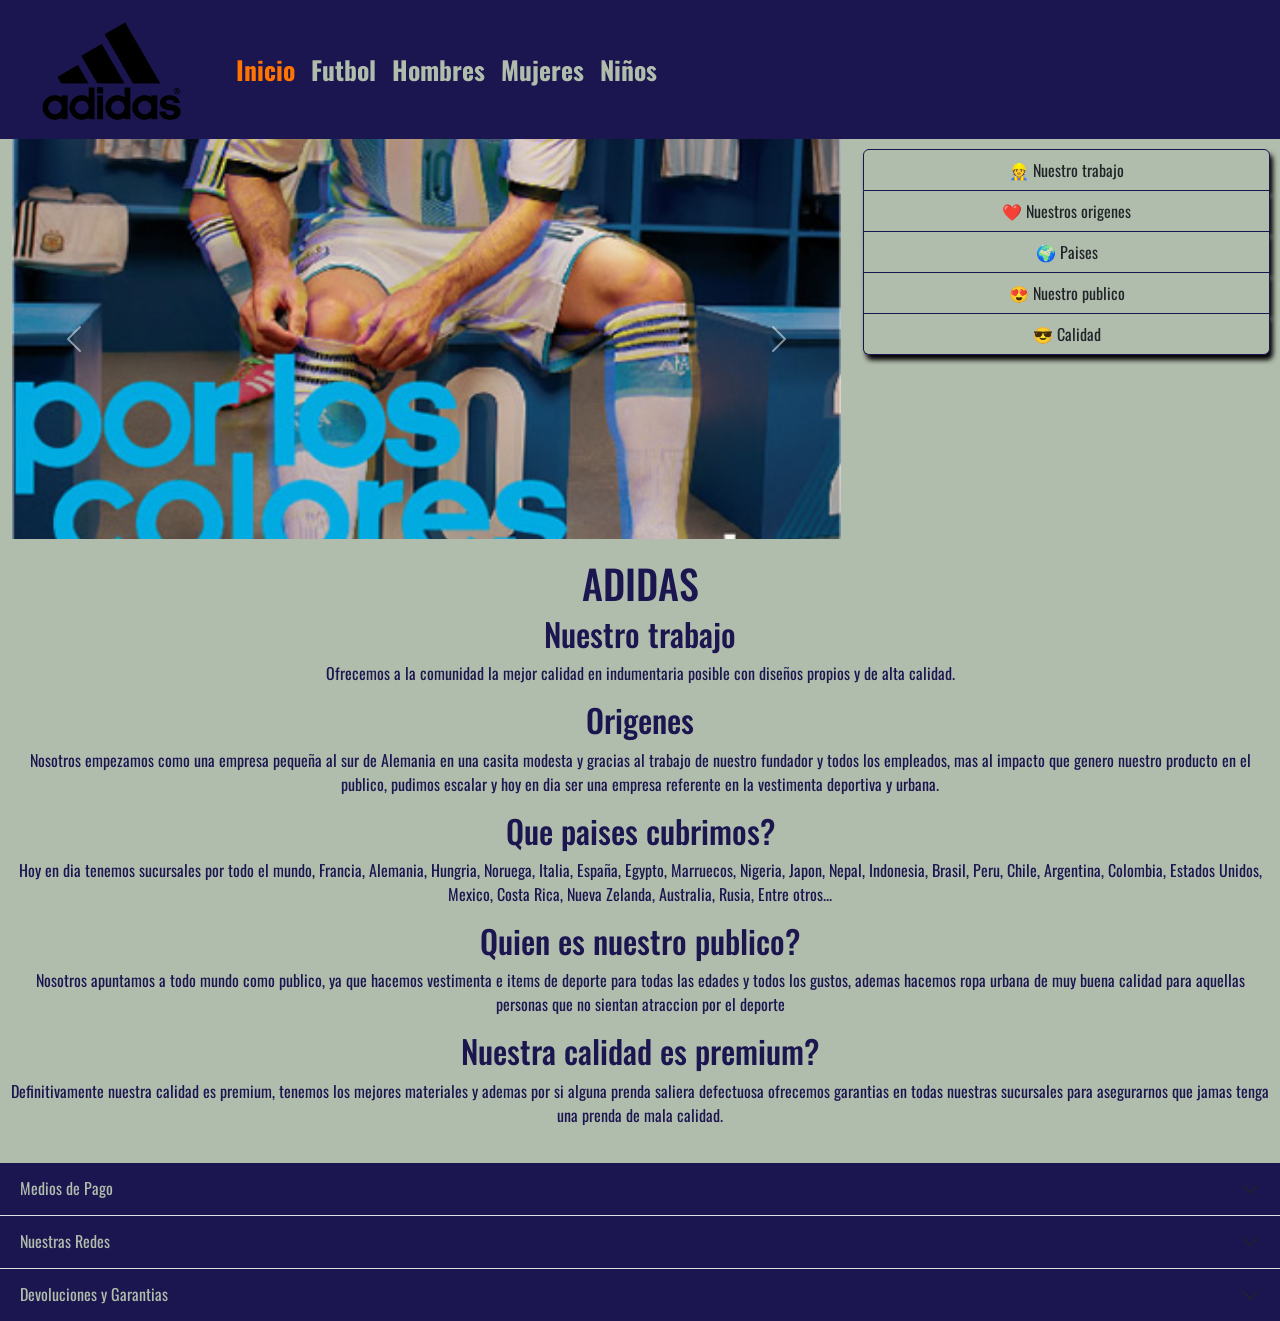
<file: index.html>
<!DOCTYPE html>
<html lang="es">

<head>
    <meta charset="UTF-8">
    <meta name="viewport" content="width=device-width, initial-scale=1.0">
    <title>Adidas-pagina principal</title>

    <!--BOOTSTRAP-->
    <link href="https://cdn.jsdelivr.net/npm/bootstrap@5.3.8/dist/css/bootstrap.min.css" rel="stylesheet"
        integrity="sha384-sRIl4kxILFvY47J16cr9ZwB07vP4J8+LH7qKQnuqkuIAvNWLzeN8tE5YBujZqJLB" crossorigin="anonymous">

    <!--CSS-->
    <link rel="stylesheet" href="css/styles.css">
</head>

<body>
    <header>
        <nav class="navbar navbar-expand-lg ">
            <div class="container-fluid">
                <!--LOGO DE ADIDAS-->
                <a class="navbar-brand" href="#">
                    <img src="assets/logo/adidas.png" alt="Logo de la pagina" class="img-fluid">
                </a>
                <button class="navbar-toggler btn-adidas" type="button" data-bs-toggle="collapse"
                    data-bs-target="#navbarNav" aria-controls="navbarNav" aria-expanded="false"
                    aria-label="Toggle navigation">
                    <span class="navbar-toggler-icon"></span>
                </button>
                <div class="collapse navbar-collapse" id="navbarNav">
                    <ul class="navbar-nav">
                        <li class="nav-item">
                            <a class="nav-link active" aria-current="page" href="#">Inicio</a>
                        </li>
                        <li class="nav-item">
                            <a class="nav-link" href="pages/futbol.html">Futbol</a>
                        </li>
                        <li class="nav-item">
                            <a class="nav-link" href="pages/hombre.html">Hombres</a>
                        </li>
                        <li class="nav-item">
                            <a class="nav-link" href="pages/mujer.html">Mujeres</a>
                        </li>
                        <li class="nav-item">
                            <a class="nav-link" href="pages/kids.html">Niños</a>
                        </li>
                    </ul>
                </div>
            </div>
        </nav>
    </header>

    <main class="index-main">
        <!--Fila 1: Carousel + ScrollSpy(escritorio). Carousel (mobile)-->
        <div class="row index-row1">
            <!--Columna 1: Carousel(8 columnas en desktop y 12 en mobile)-->
            <div class="col-12 col-lg-8">
                <div id="carouselExample" class="carousel slide">
                    <div class="carousel-inner">
                        <div class="carousel-item active">
                            <img src="assets/publicidad/publicidad1.jpg" class="d-block w-100" alt="...">
                        </div>
                        <div class="carousel-item">
                            <img src="assets/publicidad/publicidad2.jpg" class="d-block w-100" alt="...">
                        </div>
                        <div class="carousel-item">
                            <img src="assets/publicidad/publicidad3.jpg" class="d-block w-100" alt="...">
                        </div>
                        <div class="carousel-item">
                            <img src="assets/publicidad/publicidad4.jpg" class="d-block w-100" alt="...">
                        </div>
                        <div class="carousel-item">
                            <img src="assets/publicidad/publicidad5.jpg" class="d-block w-100" alt="...">
                        </div>
                        <div class="carousel-item">
                            <img src="assets/publicidad/publicidad6.jpg" class="d-block w-100" alt="...">
                        </div>
                    </div>

                    <button class="carousel-control-prev" type="button" data-bs-target="#carouselExample"
                        data-bs-slide="prev">
                        <span class="carousel-control-prev-icon" aria-hidden="true"></span>
                        <span class="visually-hidden">Previous</span>
                    </button>
                    <button class="carousel-control-next" type="button" data-bs-target="#carouselExample"
                        data-bs-slide="next">
                        <span class="carousel-control-next-icon" aria-hidden="true"></span>
                        <span class="visually-hidden">Next</span>
                    </button>
                </div>
            </div>
            <!--Columna 2: ScrollSpy(4 columnas en escritorio y oculto en mobile)-->
            <div class="col-12 col-lg-4 d-none d-lg-block guiaIndice">
                <div class="sticky-top" style="top: 20px;">
                    <div id="list-example" class="list-group">
                        <a class="list-group-item list-group-item-action" href="#list-item-1">👷 Nuestro trabajo</a>
                        <a class="list-group-item list-group-item-action" href="#list-item-2">❤️ Nuestros origenes</a>
                        <a class="list-group-item list-group-item-action" href="#list-item-3">🌍 Paises</a>
                        <a class="list-group-item list-group-item-action" href="#list-item-4">😍 Nuestro publico</a>
                        <a class="list-group-item list-group-item-action" href="#list-item-5">😎 Calidad</a>
                    </div>
                </div>
            </div>
        </div>
        <!--FILA N°2-->
        <div class="row">
            <section class="col-12 text-center textoInformativo">
                <h1>ADIDAS</h1>
                <article>
                    <h2 id="list-item-1">Nuestro trabajo</h2>
                    <p>Ofrecemos a la comunidad la mejor calidad en indumentaria posible con diseños propios y de alta
                        calidad.</p>
                </article>
                <article>
                    <h2 id="list-item-2">Origenes</h2>
                    <p>Nosotros empezamos como una empresa pequeña al sur de Alemania en una casita modesta y gracias al
                        trabajo de nuestro fundador y todos los empleados, mas al impacto que genero nuestro producto en
                        el publico, pudimos escalar y hoy en dia ser una empresa referente en la vestimenta deportiva y
                        urbana.</p>
                </article>
                <article>
                    <h2 id="list-item-3">Que paises cubrimos?</h2>
                    <p>Hoy en dia tenemos sucursales por todo el mundo, Francia, Alemania, Hungria, Noruega, Italia,
                        España, Egypto, Marruecos, Nigeria, Japon, Nepal, Indonesia, Brasil, Peru, Chile, Argentina,
                        Colombia, Estados Unidos, Mexico, Costa Rica, Nueva Zelanda, Australia, Rusia, Entre otros...
                    </p>
                </article>
                <article>
                    <h2 id="list-item-4">Quien es nuestro publico?</h2>
                    <p>Nosotros apuntamos a todo mundo como publico, ya que hacemos vestimenta e items de deporte para
                        todas las edades y todos los gustos, ademas hacemos ropa urbana de muy buena calidad para
                        aquellas personas que no sientan atraccion por el deporte</p>
                </article>
                <article>
                    <h2 id="list-item-5">Nuestra calidad es premium?</h2>
                    <p>Definitivamente nuestra calidad es premium, tenemos los mejores materiales y ademas por si alguna
                        prenda saliera defectuosa ofrecemos garantias en todas nuestras sucursales para asegurarnos que
                        jamas tenga una prenda de mala calidad.</p>
                </article>
            </section>

        </div>
    </main>

    <footer>
        <div class="accordion accordion-flush" id="accordionFlushExample">
            <div class="accordion-item">
                <h2 class="accordion-header">
                    <button class="accordion-button collapsed" type="button" data-bs-toggle="collapse"
                        data-bs-target="#flush-collapseOne" aria-expanded="false" aria-controls="flush-collapseOne">
                        Medios de Pago
                    </button>
                </h2>
                <div id="flush-collapseOne" class="accordion-collapse collapse" data-bs-parent="#accordionFlushExample">
                    <div class="accordion-body">
                        <p>
                            Recibimos efectivo ofreciendo un descuento del 10% en todos los productos.
                            Recibimos tarjetas de credito visa o mastercard ofreciendo 12 cuotas sin interes.
                        </p> 
                    </div>
                </div>
            </div>
            <div class="accordion-item">
                <h2 class="accordion-header">
                    <button class="accordion-button collapsed" type="button" data-bs-toggle="collapse"
                        data-bs-target="#flush-collapseTwo" aria-expanded="false" aria-controls="flush-collapseTwo">
                        Nuestras Redes
                    </button>
                </h2>
                <div id="flush-collapseTwo" class="accordion-collapse collapse" data-bs-parent="#accordionFlushExample">
                    <div class="accordion-body">
                        <ul class="listaRedes">
                            <li><a href="https://www.instagram.com/?hl=es" target="_blank">Instagram</a></li>
                            <li><a href="https://www.facebook.com/login/?next=https%3A%2F%2Fwww.facebook.com%2F%3Flocale%3Des_LA" target="_blank">Facebook</a></li>
                            <li><a href="https://ar.pinterest.com/" target="_blank">Pinterest</a></li>
                            <li><a href="https://x.com/?lang=es" target="_blank">X (twitter)</a></li>
                        </ul>
                    </div>
                </div>
            </div>
            <div class="accordion-item">
                <h2 class="accordion-header">
                    <button class="accordion-button collapsed" type="button" data-bs-toggle="collapse"
                        data-bs-target="#flush-collapseThree" aria-expanded="false" aria-controls="flush-collapseThree">
                        Devoluciones y Garantias
                    </button>
                </h2>
                <div id="flush-collapseThree" class="accordion-collapse collapse"
                    data-bs-parent="#accordionFlushExample">
                    <div class="accordion-body">
                        <p>
                            Tenemos una garantia en nuestros productos que oscilan desde los 6 meses hasta los 12 meses segun el producto.
                            Las devoluciones seran aceptadas en un lapso de 20 dias tras la compra del producto, o tras ser recibido el producto en caso de ser comprado en nuestra pagina web.
                        </p>
                    </div>
                </div>
            </div>
        </div>
    </footer>

    <!--Bootstrap-->
    <script src="https://cdn.jsdelivr.net/npm/bootstrap@5.3.8/dist/js/bootstrap.bundle.min.js"
        integrity="sha384-FKyoEForCGlyvwx9Hj09JcYn3nv7wiPVlz7YYwJrWVcXK/BmnVDxM+D2scQbITxI"
        crossorigin="anonymous"></script>
</body>

</html>
</file>
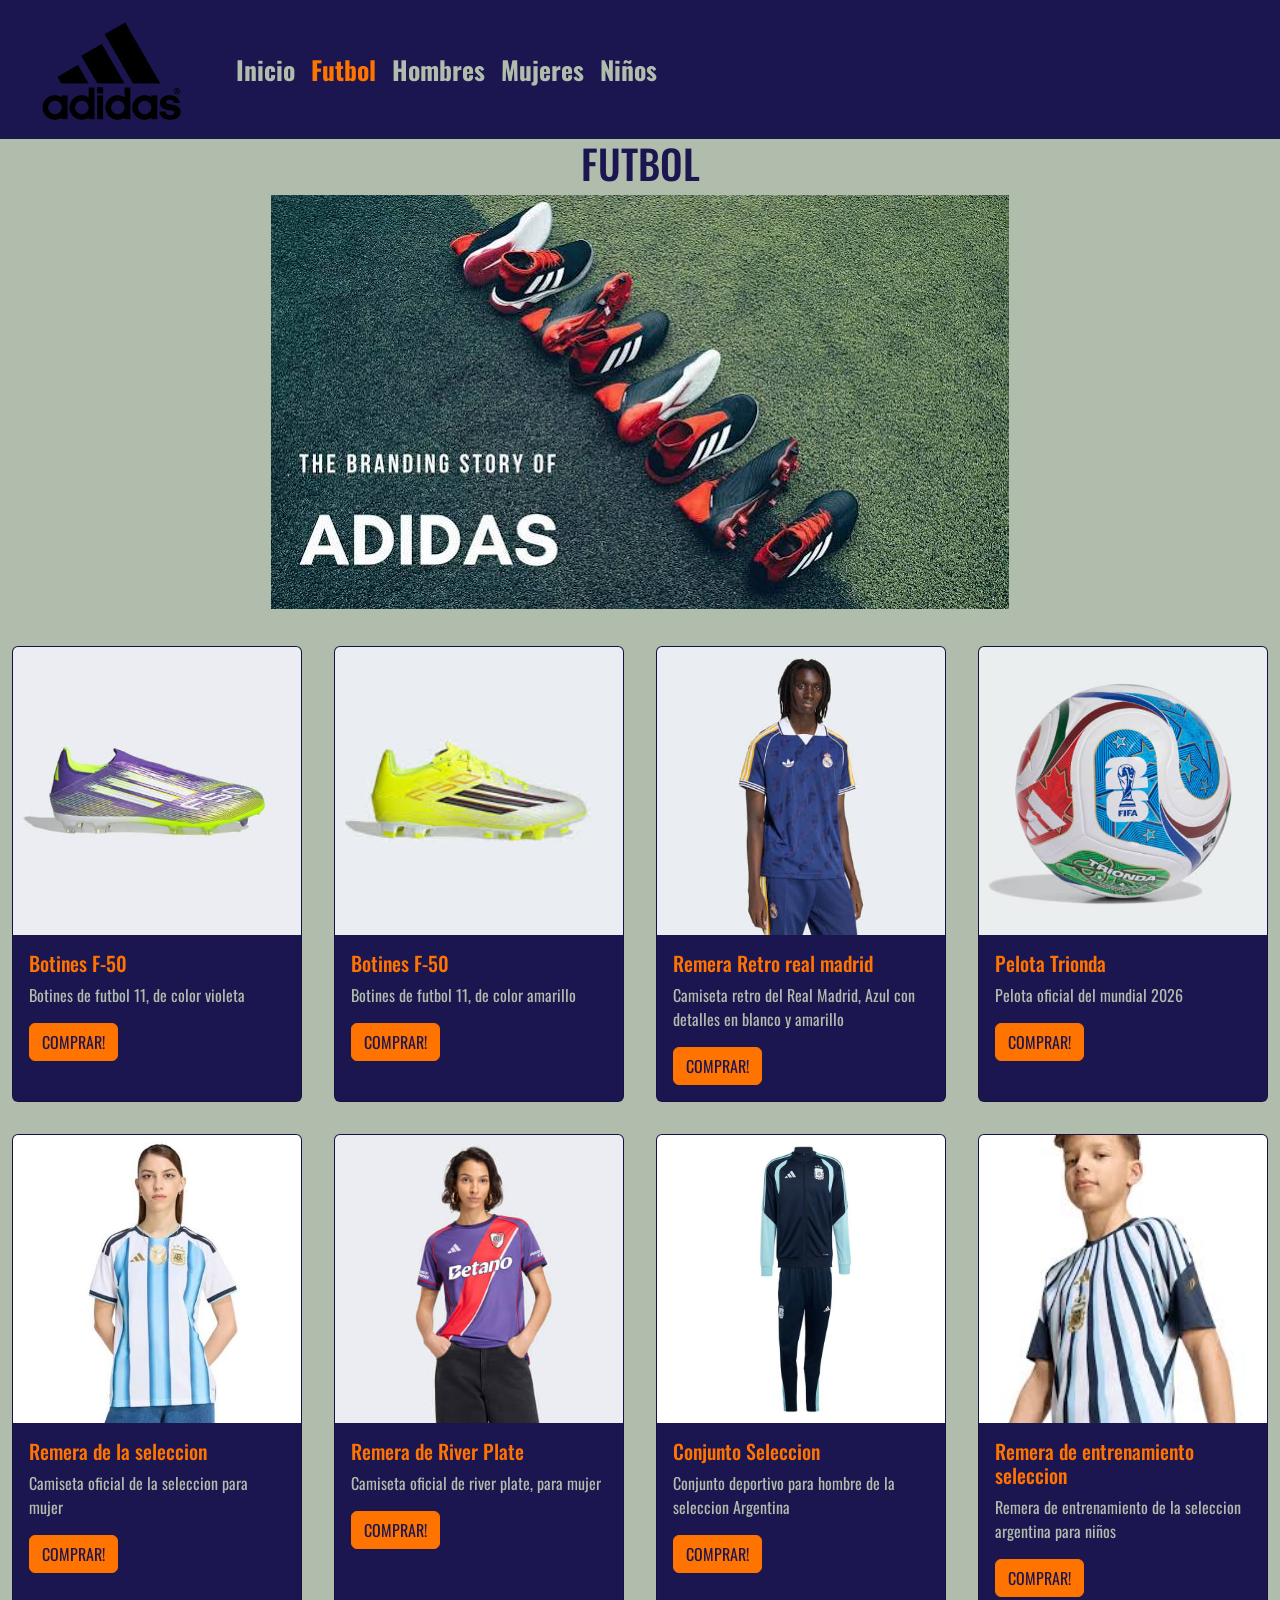
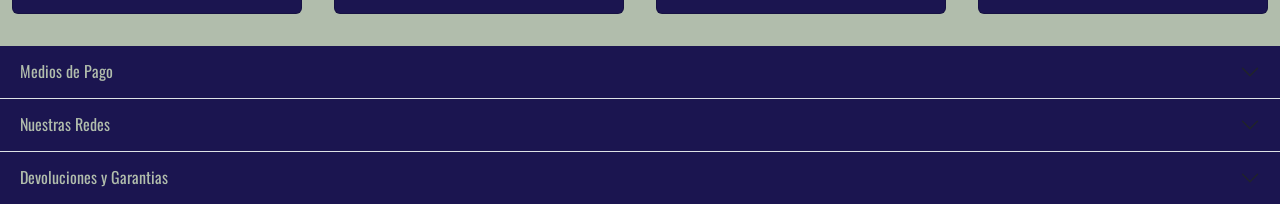
<file: pages/futbol.html>
<!DOCTYPE html>
<html lang="es">

<head>
    <meta charset="UTF-8">
    <meta name="viewport" content="width=device-width, initial-scale=1.0">
    <title>Adidas-Futbol</title>
    <!--BOOTSTRAP-->
    <link href="https://cdn.jsdelivr.net/npm/bootstrap@5.3.8/dist/css/bootstrap.min.css" rel="stylesheet"
        integrity="sha384-sRIl4kxILFvY47J16cr9ZwB07vP4J8+LH7qKQnuqkuIAvNWLzeN8tE5YBujZqJLB" crossorigin="anonymous">
    <!--CSS-->
    <link rel="stylesheet" href="../css/styles.css">
</head>

<body>
    <header>
        <nav class="navbar navbar-expand-lg ">
            <div class="container-fluid">
                <!--LOGO DE ADIDAS-->
                <a class="navbar-brand" href="#">
                    <img src="../assets/logo/adidas.png" alt="Logo de la pagina" class="img-fluid">
                </a>
                <button class="navbar-toggler btn-adidas" type="button" data-bs-toggle="collapse"
                    data-bs-target="#navbarNav" aria-controls="navbarNav" aria-expanded="false"
                    aria-label="Toggle navigation">
                    <span class="navbar-toggler-icon"></span>
                </button>
                <div class="collapse navbar-collapse" id="navbarNav">
                    <ul class="navbar-nav">
                        <li class="nav-item">
                            <a class="nav-link" href="../index.html">Inicio</a>
                        </li>
                        <li class="nav-item">
                            <a class="nav-link active" aria-current="page" href="#">Futbol</a>
                        </li>
                        <li class="nav-item">
                            <a class="nav-link" href="hombre.html">Hombres</a>
                        </li>
                        <li class="nav-item">
                            <a class="nav-link" href="mujer.html">Mujeres</a>
                        </li>
                        <li class="nav-item">
                            <a class="nav-link" href="kids.html">Niños</a>
                        </li>
                    </ul>
                </div>
            </div>
        </nav>
    </header>

    <main>
        <h1 class="text-center tituloImagen">FUTBOL</h1>
        <!--FILA N°1: Mobile: imagen estatica. Desktop: Imagen + -->
        <div class="row filaImagen">
            <section class="col-12 col-lg-8 offset-lg-2 text-center">
                <figure style="margin: 0; display: inline-block;" class="figureImagen">
                    <img src="../assets/publicidad/publicidadFutbol.jpg" alt="Imagen de botines adidas"
                        class="img-fluid">
                </figure>
            </section>
        </div>
        <!--FILA N°2: Mobile 2/3 cards. Desktop 4/5 cards-->
        <div class="row filaImagen">
            <section class="col-12 mosaicoProductos">
                <!--CARD DE BOOTSTRAP-->
                <div class="card">
                    <img src="../assets/productos/botinesF50violetas.jpg" class="card-img-top" alt="...">
                    <div class="card-body">
                        <h5 class="card-title">Botines F-50</h5>
                        <p class="card-text">Botines de futbol 11, de color violeta</p>
                        <a href="#" class="btn btn-primary btn-comprar">COMPRAR!</a>
                    </div>
                </div>
                <div class="card">
                    <img src="../assets/productos/botinesF50Amarillos.jpg" class="card-img-top" alt="...">
                    <div class="card-body">
                        <h5 class="card-title">Botines F-50</h5>
                        <p class="card-text">Botines de futbol 11, de color amarillo</p>
                        <a href="#" class="btn btn-primary btn-comprar">COMPRAR!</a>
                    </div>
                </div>
                <div class="card">
                    <img src="../assets/productos/remeraRetroRealMadrid.jpg" class="card-img-top" alt="...">
                    <div class="card-body">
                        <h5 class="card-title">Remera Retro real madrid</h5>
                        <p class="card-text">Camiseta retro del Real Madrid, Azul con detalles en blanco y amarillo</p>
                        <a href="#" class="btn btn-primary btn-comprar">COMPRAR!</a>
                    </div>
                </div>
                <div class="card">
                    <img src="../assets/productos/pelotaTrionda.jpg" class="card-img-top" alt="...">
                    <div class="card-body">
                        <h5 class="card-title">Pelota Trionda</h5>
                        <p class="card-text">Pelota oficial del mundial 2026</p>
                        <a href="#" class="btn btn-primary btn-comprar">COMPRAR!</a>
                    </div>
                </div>
                <div class="card">
                    <img src="../assets/productos/remeraSeleccionMujer.jpg" class="card-img-top" alt="...">
                    <div class="card-body">
                        <h5 class="card-title">Remera de la seleccion</h5>
                        <p class="card-text">Camiseta oficial de la seleccion para mujer</p>
                        <a href="#" class="btn btn-primary btn-comprar">COMPRAR!</a>
                    </div>
                </div>
                <div class="card">
                    <img src="../assets/productos/remeraRiverFemenino.jpg" class="card-img-top" alt="...">
                    <div class="card-body">
                        <h5 class="card-title">Remera de River Plate</h5>
                        <p class="card-text">Camiseta oficial de river plate, para mujer</p>
                        <a href="#" class="btn btn-primary btn-comprar">COMPRAR!</a>
                    </div>
                </div>
                <div class="card">
                    <img src="../assets/productos/conjuntoDeportivoSeleccionHombre.webp" class="card-img-top" alt="...">
                    <div class="card-body">
                        <h5 class="card-title">Conjunto Seleccion</h5>
                        <p class="card-text">Conjunto deportivo para hombre de la seleccion Argentina</p>
                        <a href="#" class="btn btn-primary btn-comprar">COMPRAR!</a>
                    </div>
                </div>
                <div class="card">
                    <img src="../assets/productos/remeraKidEntrenamiento.jpg" class="card-img-top" alt="...">
                    <div class="card-body">
                        <h5 class="card-title">Remera de entrenamiento seleccion</h5>
                        <p class="card-text">Remera de entrenamiento de la seleccion argentina para niños</p>
                        <a href="#" class="btn btn-primary btn-comprar">COMPRAR!</a>
                    </div>
                </div>
            </section>
        </div>
    </main>

    <footer>
        <div class="accordion accordion-flush" id="accordionFlushExample">
            <div class="accordion-item">
                <h2 class="accordion-header">
                    <button class="accordion-button collapsed" type="button" data-bs-toggle="collapse"
                        data-bs-target="#flush-collapseOne" aria-expanded="false" aria-controls="flush-collapseOne">
                        Medios de Pago
                    </button>
                </h2>
                <div id="flush-collapseOne" class="accordion-collapse collapse" data-bs-parent="#accordionFlushExample">
                    <div class="accordion-body">
                        <p>
                            Recibimos efectivo ofreciendo un descuento del 10% en todos los productos.
                            Recibimos tarjetas de credito visa o mastercard ofreciendo 12 cuotas sin interes.
                        </p>
                    </div>
                </div>
            </div>
            <div class="accordion-item">
                <h2 class="accordion-header">
                    <button class="accordion-button collapsed" type="button" data-bs-toggle="collapse"
                        data-bs-target="#flush-collapseTwo" aria-expanded="false" aria-controls="flush-collapseTwo">
                        Nuestras Redes
                    </button>
                </h2>
                <div id="flush-collapseTwo" class="accordion-collapse collapse" data-bs-parent="#accordionFlushExample">
                    <div class="accordion-body">
                        <ul class="listaRedes">
                            <li><a href="https://www.instagram.com/?hl=es" target="_blank">Instagram</a></li>
                            <li><a href="https://www.facebook.com/login/?next=https%3A%2F%2Fwww.facebook.com%2F%3Flocale%3Des_LA"
                                    target="_blank">Facebook</a></li>
                            <li><a href="https://ar.pinterest.com/" target="_blank">Pinterest</a></li>
                            <li><a href="https://x.com/?lang=es" target="_blank">X (twitter)</a></li>
                        </ul>
                    </div>
                </div>
            </div>
            <div class="accordion-item">
                <h2 class="accordion-header">
                    <button class="accordion-button collapsed" type="button" data-bs-toggle="collapse"
                        data-bs-target="#flush-collapseThree" aria-expanded="false" aria-controls="flush-collapseThree">
                        Devoluciones y Garantias
                    </button>
                </h2>
                <div id="flush-collapseThree" class="accordion-collapse collapse"
                    data-bs-parent="#accordionFlushExample">
                    <div class="accordion-body">
                        <p>
                            Tenemos una garantia en nuestros productos que oscilan desde los 6 meses hasta los 12 meses
                            segun el producto.
                            Las devoluciones seran aceptadas en un lapso de 20 dias tras la compra del producto, o tras
                            ser recibido el producto en caso de ser comprado en nuestra pagina web.
                        </p>
                    </div>
                </div>
            </div>
        </div>
    </footer>

    <!--BOOTSTRAP-->
    <script src="https://cdn.jsdelivr.net/npm/bootstrap@5.3.8/dist/js/bootstrap.bundle.min.js"
        integrity="sha384-FKyoEForCGlyvwx9Hj09JcYn3nv7wiPVlz7YYwJrWVcXK/BmnVDxM+D2scQbITxI"
        crossorigin="anonymous"></script>
</body>

</html>
</file>
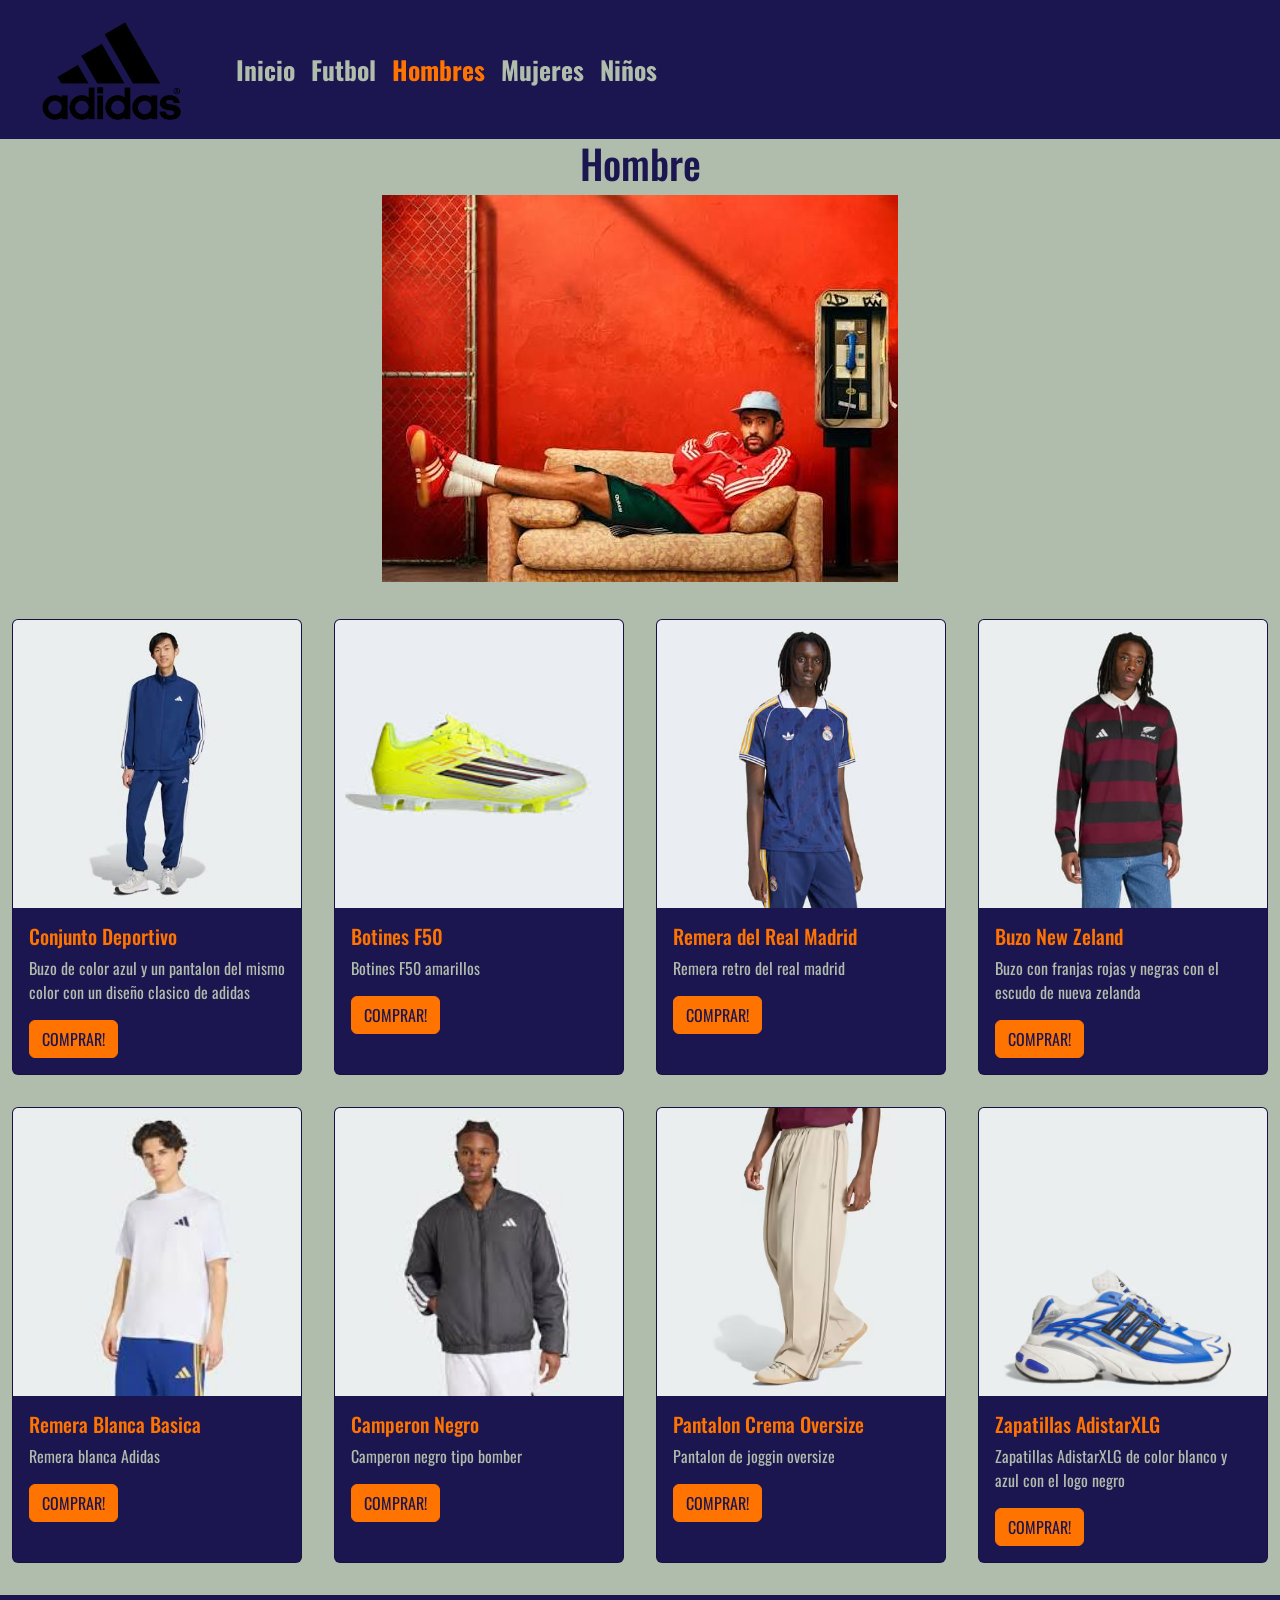
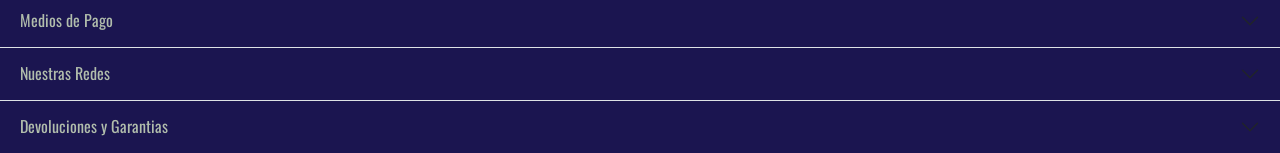
<file: pages/hombre.html>
<!DOCTYPE html>
<html lang="es">

<head>
    <meta charset="UTF-8">
    <meta name="viewport" content="width=device-width, initial-scale=1.0">
    <title>Adidas-Hombre</title>
    <!--BOOTSTRAP-->
    <link href="https://cdn.jsdelivr.net/npm/bootstrap@5.3.8/dist/css/bootstrap.min.css" rel="stylesheet"
        integrity="sha384-sRIl4kxILFvY47J16cr9ZwB07vP4J8+LH7qKQnuqkuIAvNWLzeN8tE5YBujZqJLB" crossorigin="anonymous">
    <!--CSS-->
    <link rel="stylesheet" href="../css/styles.css">
</head>

<body>
    <header>
        <nav class="navbar navbar-expand-lg ">
            <div class="container-fluid">
                <!--LOGO DE ADIDAS-->
                <a class="navbar-brand" href="#">
                    <img src="../assets/logo/adidas.png" alt="Logo de la pagina" class="img-fluid">
                </a>
                <button class="navbar-toggler btn-adidas" type="button" data-bs-toggle="collapse"
                    data-bs-target="#navbarNav" aria-controls="navbarNav" aria-expanded="false"
                    aria-label="Toggle navigation">
                    <span class="navbar-toggler-icon"></span>
                </button>
                <div class="collapse navbar-collapse" id="navbarNav">
                    <ul class="navbar-nav">
                        <li class="nav-item">
                            <a class="nav-link" href="../index.html">Inicio</a>
                        </li>
                        <li class="nav-item">
                            <a class="nav-link" href="futbol.html">Futbol</a>
                        </li>
                        <li class="nav-item">
                            <a class="nav-link active" aria-current="page" href="#">Hombres</a>
                        </li>
                        <li class="nav-item">
                            <a class="nav-link" href="mujer.html">Mujeres</a>
                        </li>
                        <li class="nav-item">
                            <a class="nav-link" href="kids.html">Niños</a>
                        </li>
                    </ul>
                </div>
            </div>
        </nav>
    </header>

    <main>
        <h1 class="text-center tituloImagen">Hombre</h1>
        <!--FILA N°1: Mobile: imagen estatica. Desktop: Imagen + -->
        <div class="row filaImagen">
            <section class="col-12 col-lg-8 offset-lg-2 text-center">
                <figure style="margin: 0; display: inline-block;" class="figureImagen">
                    <img src="../assets/publicidad/publicidadHombre.jpg" alt="Imagen de bad bunny en un sillon con ropa adidas"
                        class="img-fluid">
                </figure>
            </section>
        </div>
        <!--FILA N°2: Mobile 2/3 cards. Desktop 4/5 cards-->
        <div class="row filaImagen">
            <section class="col-12 mosaicoProductos">
                <!--CARD DE BOOTSTRAP-->
                <div class="card">
                    <img src="../assets/productos/conjuntoDeportivoHombre.jpg" class="card-img-top" alt="...">
                    <div class="card-body">
                        <h5 class="card-title">Conjunto Deportivo</h5>
                        <p class="card-text">Buzo de color azul y un pantalon del mismo color con un diseño clasico de adidas</p>
                        <a href="#" class="btn btn-primary btn-comprar">COMPRAR!</a>
                    </div>
                </div>
                <div class="card">
                    <img src="../assets/productos/botinesF50Amarillos.jpg" class="card-img-top" alt="...">
                    <div class="card-body">
                        <h5 class="card-title">Botines F50</h5>
                        <p class="card-text">Botines F50 amarillos</p>
                        <a href="#" class="btn btn-primary btn-comprar">COMPRAR!</a>
                    </div>
                </div>
                <div class="card">
                    <img src="../assets/productos/remeraRetroRealMadrid.jpg" class="card-img-top" alt="...">
                    <div class="card-body">
                        <h5 class="card-title">Remera del Real Madrid</h5>
                        <p class="card-text">Remera retro del real madrid</p>
                        <a href="#" class="btn btn-primary btn-comprar">COMPRAR!</a>
                    </div>
                </div>
                <div class="card">
                    <img src="../assets/productos/buzoNewZelandHombre.jpg" class="card-img-top" alt="...">
                    <div class="card-body">
                        <h5 class="card-title">Buzo New Zeland</h5>
                        <p class="card-text">Buzo con franjas rojas y negras con el escudo de nueva zelanda</p>
                        <a href="#" class="btn btn-primary btn-comprar">COMPRAR!</a>
                    </div>
                </div>
                <div class="card">
                    <img src="../assets/productos/remeraBlancaBasicaHombre.jpg" class="card-img-top" alt="...">
                    <div class="card-body">
                        <h5 class="card-title">Remera Blanca Basica</h5>
                        <p class="card-text">Remera blanca Adidas</p>
                        <a href="#" class="btn btn-primary btn-comprar">COMPRAR!</a>
                    </div>
                </div>
                <div class="card">
                    <img src="../assets/productos/camperonNegroHombre.jpg" class="card-img-top" alt="...">
                    <div class="card-body">
                        <h5 class="card-title">Camperon Negro</h5>
                        <p class="card-text">Camperon negro tipo bomber</p>
                        <a href="#" class="btn btn-primary btn-comprar">COMPRAR!</a>
                    </div>
                </div>
                <div class="card">
                    <img src="../assets/productos/pantalonGrandeHombre.avif" class="card-img-top" alt="...">
                    <div class="card-body">
                        <h5 class="card-title">Pantalon Crema Oversize</h5>
                        <p class="card-text">Pantalon de joggin oversize</p>
                        <a href="#" class="btn btn-primary btn-comprar">COMPRAR!</a>
                    </div>
                </div>
                <div class="card">
                    <img src="../assets/productos/zapatillasAdistarHombre.avif" class="card-img-top" alt="...">
                    <div class="card-body">
                        <h5 class="card-title">Zapatillas AdistarXLG</h5>
                        <p class="card-text">Zapatillas AdistarXLG de color blanco y azul con el logo negro</p>
                        <a href="#" class="btn btn-primary btn-comprar">COMPRAR!</a>
                    </div>
                </div>
            </section>
        </div>
    </main>

    <footer>
        <div class="accordion accordion-flush" id="accordionFlushExample">
            <div class="accordion-item">
                <h2 class="accordion-header">
                    <button class="accordion-button collapsed" type="button" data-bs-toggle="collapse"
                        data-bs-target="#flush-collapseOne" aria-expanded="false" aria-controls="flush-collapseOne">
                        Medios de Pago
                    </button>
                </h2>
                <div id="flush-collapseOne" class="accordion-collapse collapse" data-bs-parent="#accordionFlushExample">
                    <div class="accordion-body">
                        <p>
                            Recibimos efectivo ofreciendo un descuento del 10% en todos los productos.
                            Recibimos tarjetas de credito visa o mastercard ofreciendo 12 cuotas sin interes.
                        </p>
                    </div>
                </div>
            </div>
            <div class="accordion-item">
                <h2 class="accordion-header">
                    <button class="accordion-button collapsed" type="button" data-bs-toggle="collapse"
                        data-bs-target="#flush-collapseTwo" aria-expanded="false" aria-controls="flush-collapseTwo">
                        Nuestras Redes
                    </button>
                </h2>
                <div id="flush-collapseTwo" class="accordion-collapse collapse" data-bs-parent="#accordionFlushExample">
                    <div class="accordion-body">
                        <ul class="listaRedes">
                            <li><a href="https://www.instagram.com/?hl=es" target="_blank">Instagram</a></li>
                            <li><a href="https://www.facebook.com/login/?next=https%3A%2F%2Fwww.facebook.com%2F%3Flocale%3Des_LA"
                                    target="_blank">Facebook</a></li>
                            <li><a href="https://ar.pinterest.com/" target="_blank">Pinterest</a></li>
                            <li><a href="https://x.com/?lang=es" target="_blank">X (twitter)</a></li>
                        </ul>
                    </div>
                </div>
            </div>
            <div class="accordion-item">
                <h2 class="accordion-header">
                    <button class="accordion-button collapsed" type="button" data-bs-toggle="collapse"
                        data-bs-target="#flush-collapseThree" aria-expanded="false" aria-controls="flush-collapseThree">
                        Devoluciones y Garantias
                    </button>
                </h2>
                <div id="flush-collapseThree" class="accordion-collapse collapse"
                    data-bs-parent="#accordionFlushExample">
                    <div class="accordion-body">
                        <p>
                            Tenemos una garantia en nuestros productos que oscilan desde los 6 meses hasta los 12 meses
                            segun el producto.
                            Las devoluciones seran aceptadas en un lapso de 20 dias tras la compra del producto, o tras
                            ser recibido el producto en caso de ser comprado en nuestra pagina web.
                        </p>
                    </div>
                </div>
            </div>
        </div>
    </footer>

    <!--BOOTSTRAP-->
    <script src="https://cdn.jsdelivr.net/npm/bootstrap@5.3.8/dist/js/bootstrap.bundle.min.js"
        integrity="sha384-FKyoEForCGlyvwx9Hj09JcYn3nv7wiPVlz7YYwJrWVcXK/BmnVDxM+D2scQbITxI"
        crossorigin="anonymous"></script>
</body>

</html>
</file>
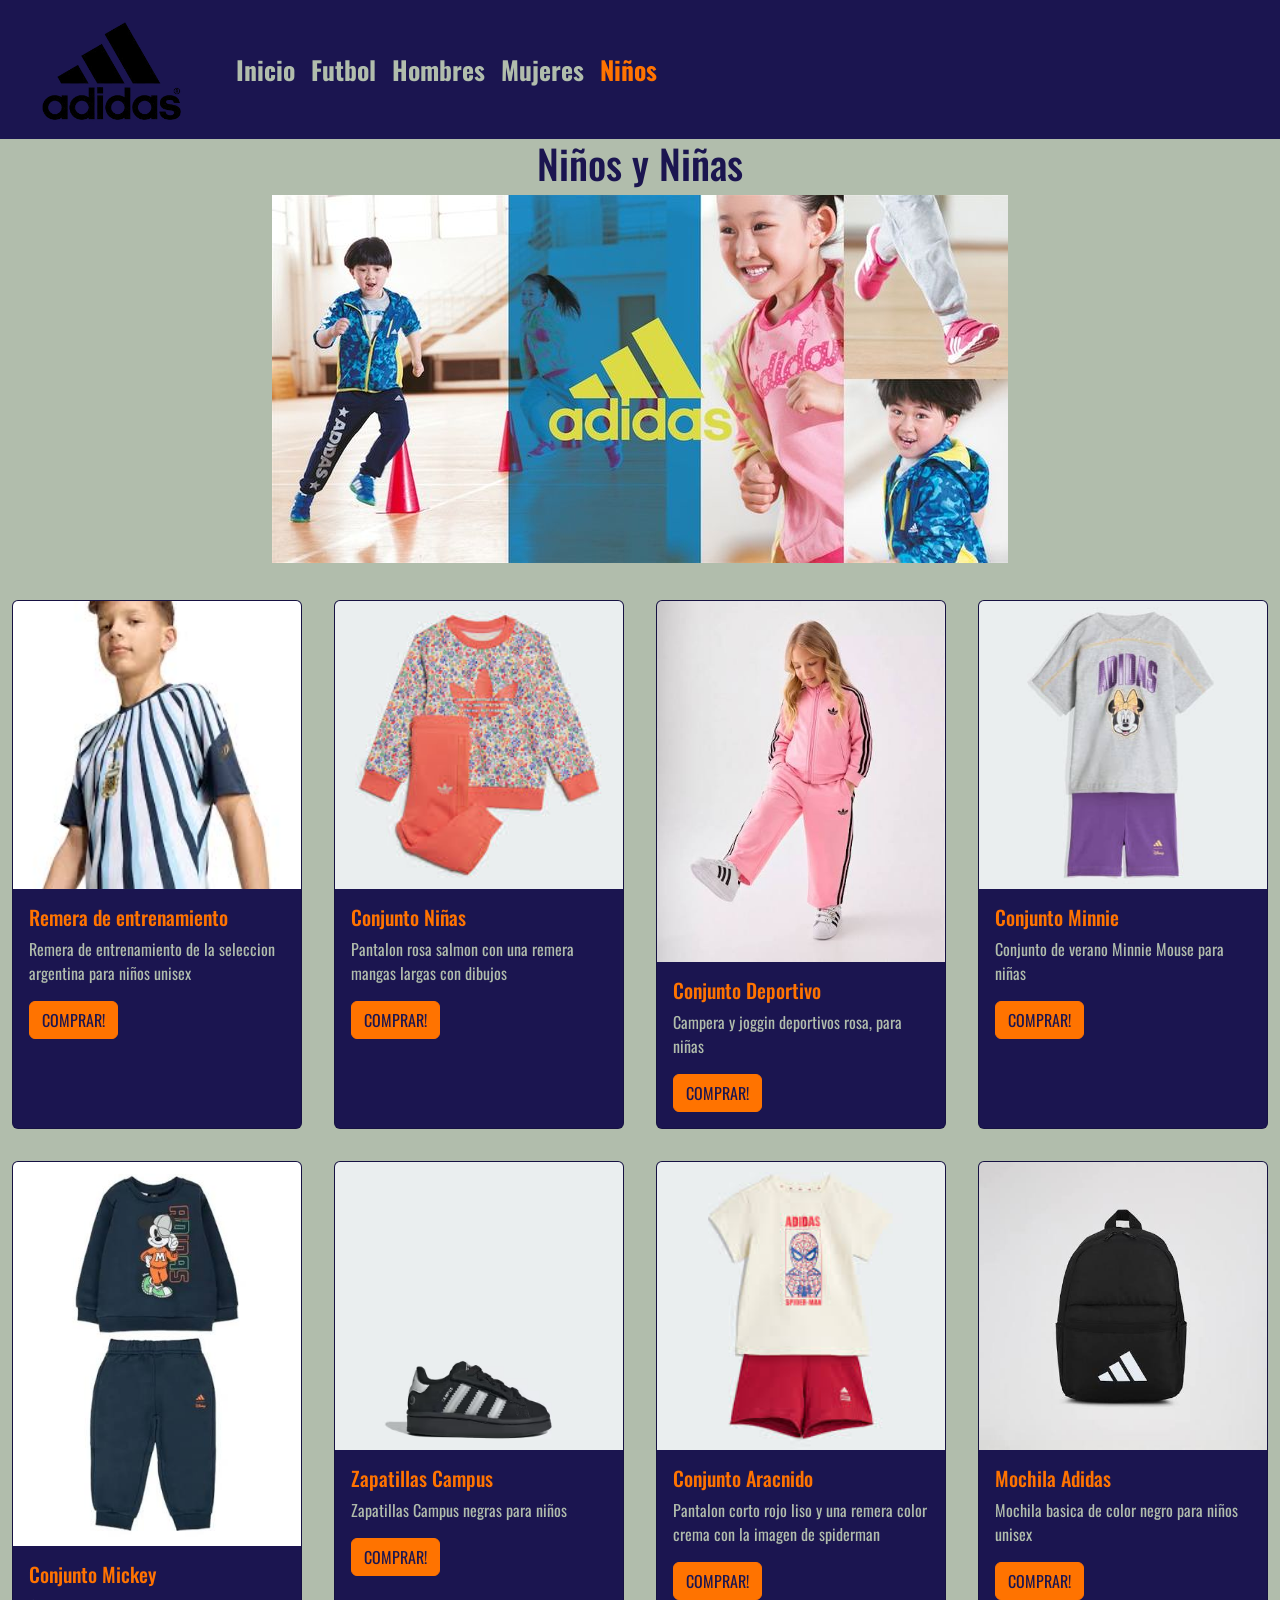
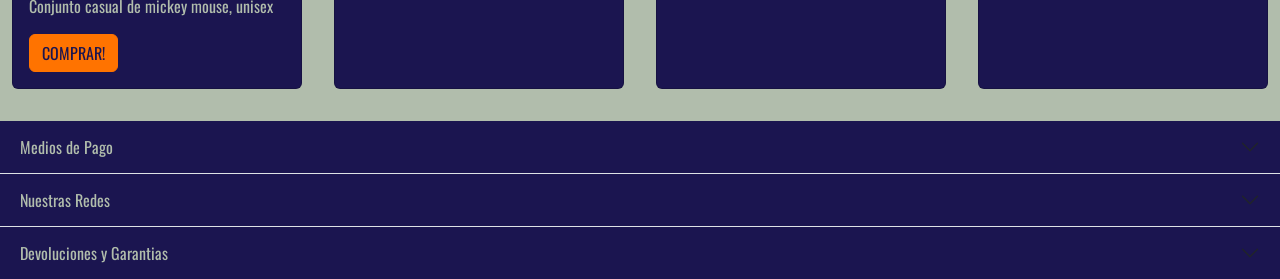
<file: pages/kids.html>
<!DOCTYPE html>
<html lang="es">

<head>
    <meta charset="UTF-8">
    <meta name="viewport" content="width=device-width, initial-scale=1.0">
    <title>Adidas-Niños</title>
    <!--BOOTSTRAP-->
    <link href="https://cdn.jsdelivr.net/npm/bootstrap@5.3.8/dist/css/bootstrap.min.css" rel="stylesheet"
        integrity="sha384-sRIl4kxILFvY47J16cr9ZwB07vP4J8+LH7qKQnuqkuIAvNWLzeN8tE5YBujZqJLB" crossorigin="anonymous">
    <!--CSS-->
    <link rel="stylesheet" href="../css/styles.css">
</head>

<body>
    <header>
        <nav class="navbar navbar-expand-lg ">
            <div class="container-fluid">
                <!--LOGO DE ADIDAS-->
                <a class="navbar-brand" href="#">
                    <img src="../assets/logo/adidas.png" alt="Logo de la pagina" class="img-fluid">
                </a>
                <button class="navbar-toggler btn-adidas" type="button" data-bs-toggle="collapse"
                    data-bs-target="#navbarNav" aria-controls="navbarNav" aria-expanded="false"
                    aria-label="Toggle navigation">
                    <span class="navbar-toggler-icon"></span>
                </button>
                <div class="collapse navbar-collapse" id="navbarNav">
                    <ul class="navbar-nav">
                        <li class="nav-item">
                            <a class="nav-link" href="../index.html">Inicio</a>
                        </li>
                        <li class="nav-item">
                            <a class="nav-link" href="futbol.html">Futbol</a>
                        </li>
                        <li class="nav-item">
                            <a class="nav-link" href="hombre.html">Hombres</a>
                        </li>
                        <li class="nav-item">
                            <a class="nav-link" href="mujer.html">Mujeres</a>
                        </li>
                        <li class="nav-item">
                            <a class="nav-link active" aria-current="page" href="#">Niños</a>
                        </li>
                    </ul>
                </div>
            </div>
        </nav>
    </header>

    <main>
        <h1 class="text-center tituloImagen">Niños y Niñas</h1>
        <!--FILA N°1: Mobile: imagen estatica. Desktop: Imagen + -->
        <div class="row filaImagen">
            <section class="col-12 col-lg-8 offset-lg-2 text-center">
                <figure style="margin: 0; display: inline-block;" class="figureImagen">
                    <img src="../assets/publicidad/publicidadKids.jpg" alt="Imagen de un niño y una niña con ropa adidas jugando"
                        class="img-fluid">
                </figure>
            </section>
        </div>
        <!--FILA N°2: Mobile 2/3 cards. Desktop 4/5 cards-->
        <div class="row filaImagen">
            <section class="col-12 mosaicoProductos">
                <!--CARD DE BOOTSTRAP-->
                <div class="card">
                    <img src="../assets/productos/remeraKidEntrenamiento.jpg" class="card-img-top" alt="...">
                    <div class="card-body">
                        <h5 class="card-title">Remera de entrenamiento</h5>
                        <p class="card-text">Remera de entrenamiento de la seleccion argentina para niños unisex</p>
                        <a href="#" class="btn btn-primary btn-comprar">COMPRAR!</a>
                    </div>
                </div>
                <div class="card">
                    <img src="../assets/productos/conjuntoKidsNiñas.jpg" class="card-img-top" alt="...">
                    <div class="card-body">
                        <h5 class="card-title">Conjunto Niñas</h5>
                        <p class="card-text">Pantalon rosa salmon con una remera mangas largas con dibujos</p>
                        <a href="#" class="btn btn-primary btn-comprar">COMPRAR!</a>
                    </div>
                </div>
                <div class="card">
                    <img src="../assets/productos/conjuntoKidsNiñasRosa.jpg" class="card-img-top" alt="...">
                    <div class="card-body">
                        <h5 class="card-title">Conjunto Deportivo</h5>
                        <p class="card-text">Campera y joggin deportivos rosa, para niñas</p>
                        <a href="#" class="btn btn-primary btn-comprar">COMPRAR!</a>
                    </div>
                </div>
                <div class="card">
                    <img src="../assets/productos/conjuntoKidsMinnie.jpg" class="card-img-top" alt="...">
                    <div class="card-body">
                        <h5 class="card-title">Conjunto Minnie</h5>
                        <p class="card-text">Conjunto de verano Minnie Mouse para niñas</p>
                        <a href="#" class="btn btn-primary btn-comprar">COMPRAR!</a>
                    </div>
                </div>
                <div class="card">
                    <img src="../assets/productos/conjuntoKidsMickey.jpg" class="card-img-top" alt="...">
                    <div class="card-body">
                        <h5 class="card-title">Conjunto Mickey</h5>
                        <p class="card-text">Conjunto casual de mickey mouse, unisex</p>
                        <a href="#" class="btn btn-primary btn-comprar">COMPRAR!</a>
                    </div>
                </div>
                <div class="card">
                    <img src="../assets/productos/zapatillasCampusKids.avif" class="card-img-top" alt="...">
                    <div class="card-body">
                        <h5 class="card-title">Zapatillas Campus</h5>
                        <p class="card-text">Zapatillas Campus negras para niños</p>
                        <a href="#" class="btn btn-primary btn-comprar">COMPRAR!</a>
                    </div>
                </div>
                <div class="card">
                    <img src="../assets/productos/conjuntoKidsSpiderMan.jpg" class="card-img-top" alt="...">
                    <div class="card-body">
                        <h5 class="card-title">Conjunto Aracnido</h5>
                        <p class="card-text">Pantalon corto rojo liso y una remera color crema con la imagen de spiderman</p>
                        <a href="#" class="btn btn-primary btn-comprar">COMPRAR!</a>
                    </div>
                </div>
                <div class="card">
                    <img src="../assets/productos/mochilaAdidasKids.jpg" class="card-img-top" alt="...">
                    <div class="card-body">
                        <h5 class="card-title">Mochila Adidas</h5>
                        <p class="card-text">Mochila basica de color negro para niños unisex</p>
                        <a href="#" class="btn btn-primary btn-comprar">COMPRAR!</a>
                    </div>
                </div>
            </section>
        </div>
    </main>

    <footer>
        <div class="accordion accordion-flush" id="accordionFlushExample">
            <div class="accordion-item">
                <h2 class="accordion-header">
                    <button class="accordion-button collapsed" type="button" data-bs-toggle="collapse"
                        data-bs-target="#flush-collapseOne" aria-expanded="false" aria-controls="flush-collapseOne">
                        Medios de Pago
                    </button>
                </h2>
                <div id="flush-collapseOne" class="accordion-collapse collapse" data-bs-parent="#accordionFlushExample">
                    <div class="accordion-body">
                        <p>
                            Recibimos efectivo ofreciendo un descuento del 10% en todos los productos.
                            Recibimos tarjetas de credito visa o mastercard ofreciendo 12 cuotas sin interes.
                        </p>
                    </div>
                </div>
            </div>
            <div class="accordion-item">
                <h2 class="accordion-header">
                    <button class="accordion-button collapsed" type="button" data-bs-toggle="collapse"
                        data-bs-target="#flush-collapseTwo" aria-expanded="false" aria-controls="flush-collapseTwo">
                        Nuestras Redes
                    </button>
                </h2>
                <div id="flush-collapseTwo" class="accordion-collapse collapse" data-bs-parent="#accordionFlushExample">
                    <div class="accordion-body">
                        <ul class="listaRedes">
                            <li><a href="https://www.instagram.com/?hl=es" target="_blank">Instagram</a></li>
                            <li><a href="https://www.facebook.com/login/?next=https%3A%2F%2Fwww.facebook.com%2F%3Flocale%3Des_LA"
                                    target="_blank">Facebook</a></li>
                            <li><a href="https://ar.pinterest.com/" target="_blank">Pinterest</a></li>
                            <li><a href="https://x.com/?lang=es" target="_blank">X (twitter)</a></li>
                        </ul>
                    </div>
                </div>
            </div>
            <div class="accordion-item">
                <h2 class="accordion-header">
                    <button class="accordion-button collapsed" type="button" data-bs-toggle="collapse"
                        data-bs-target="#flush-collapseThree" aria-expanded="false" aria-controls="flush-collapseThree">
                        Devoluciones y Garantias
                    </button>
                </h2>
                <div id="flush-collapseThree" class="accordion-collapse collapse"
                    data-bs-parent="#accordionFlushExample">
                    <div class="accordion-body">
                        <p>
                            Tenemos una garantia en nuestros productos que oscilan desde los 6 meses hasta los 12 meses
                            segun el producto.
                            Las devoluciones seran aceptadas en un lapso de 20 dias tras la compra del producto, o tras
                            ser recibido el producto en caso de ser comprado en nuestra pagina web.
                        </p>
                    </div>
                </div>
            </div>
        </div>
    </footer>

    <!--BOOTSTRAP-->
    <script src="https://cdn.jsdelivr.net/npm/bootstrap@5.3.8/dist/js/bootstrap.bundle.min.js"
        integrity="sha384-FKyoEForCGlyvwx9Hj09JcYn3nv7wiPVlz7YYwJrWVcXK/BmnVDxM+D2scQbITxI"
        crossorigin="anonymous"></script>
</body>

</html>
</file>
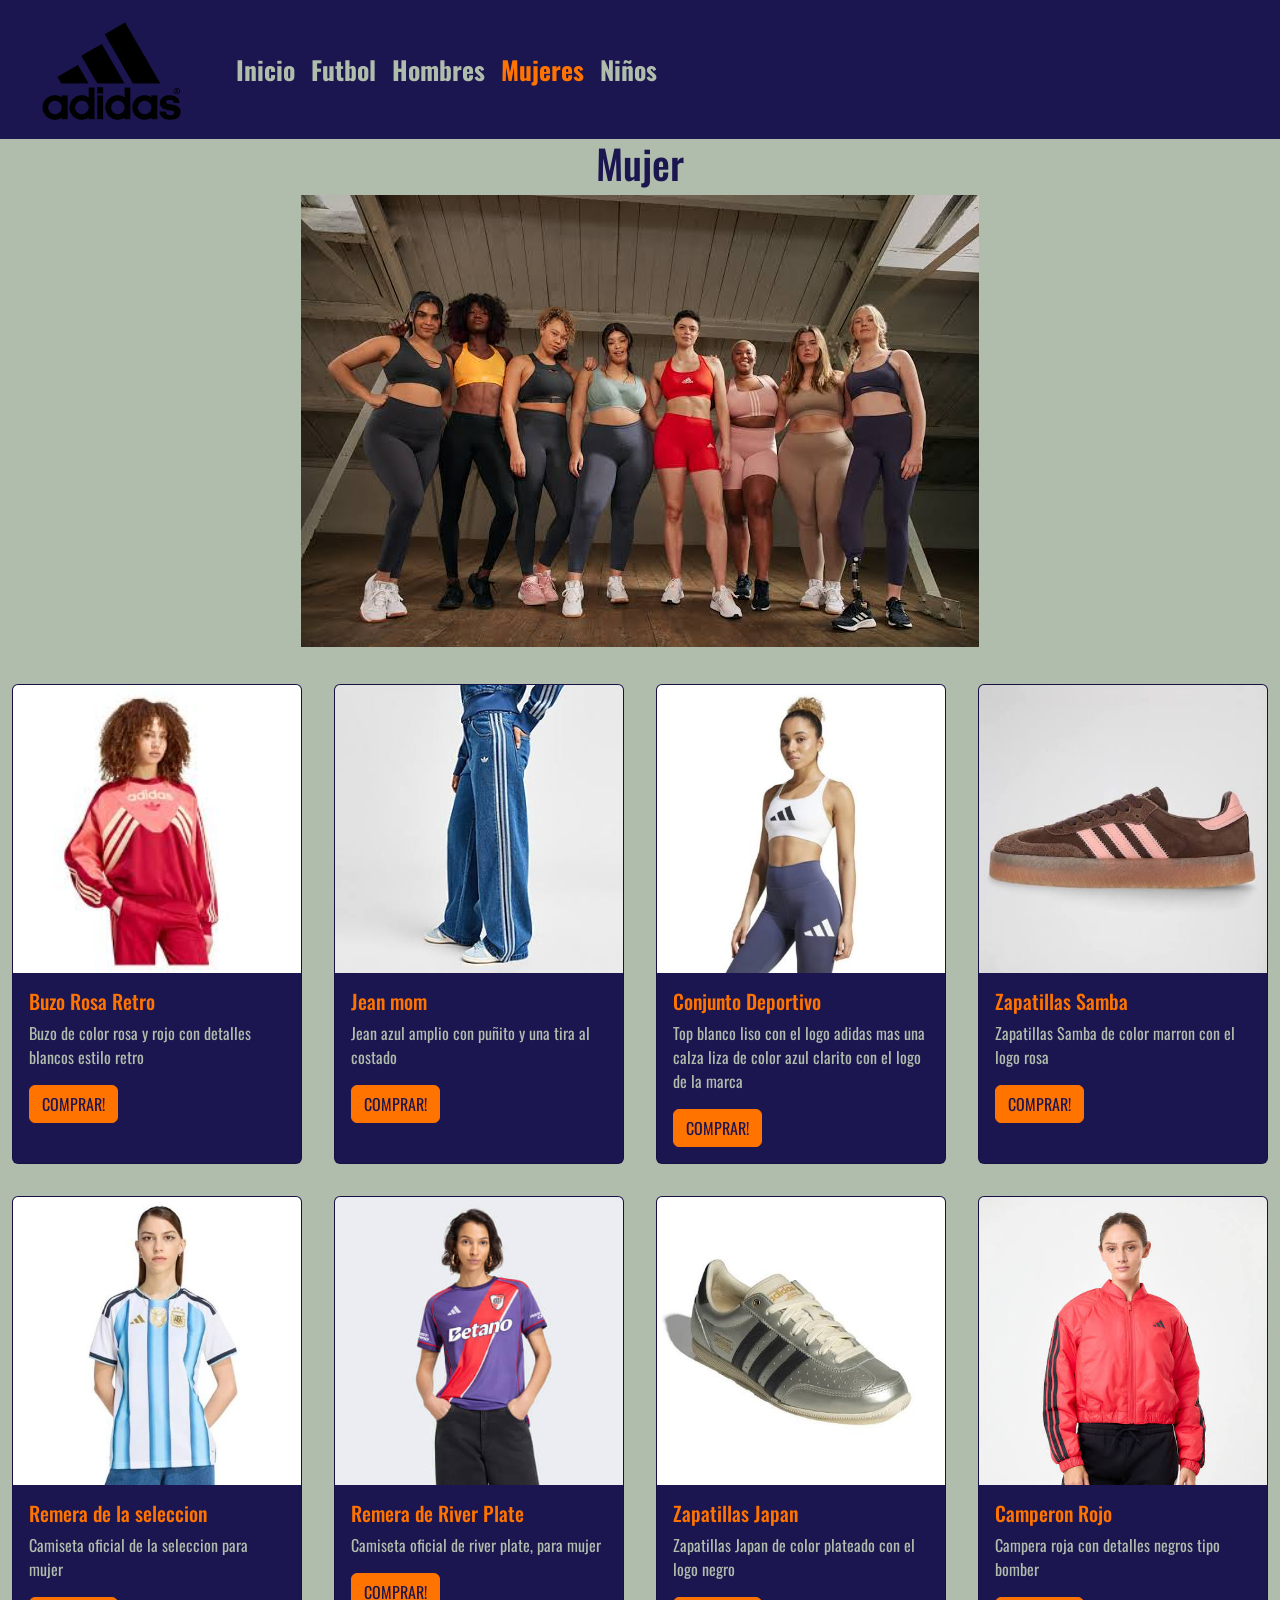
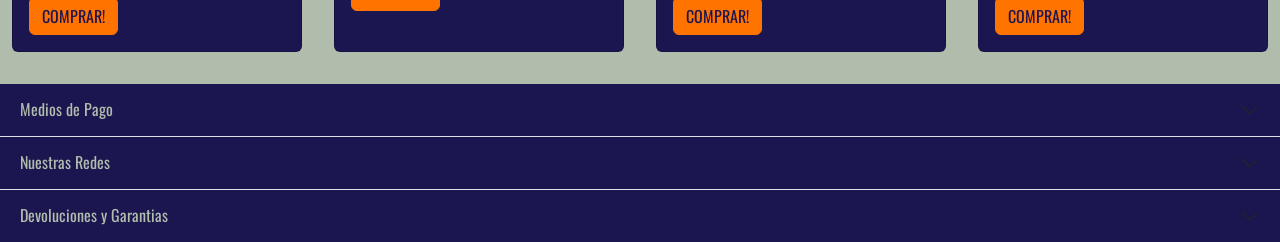
<file: pages/mujer.html>
<!DOCTYPE html>
<html lang="es">

<head>
    <meta charset="UTF-8">
    <meta name="viewport" content="width=device-width, initial-scale=1.0">
    <title>Adidas-Mujer</title>
    <!--BOOTSTRAP-->
    <link href="https://cdn.jsdelivr.net/npm/bootstrap@5.3.8/dist/css/bootstrap.min.css" rel="stylesheet"
        integrity="sha384-sRIl4kxILFvY47J16cr9ZwB07vP4J8+LH7qKQnuqkuIAvNWLzeN8tE5YBujZqJLB" crossorigin="anonymous">
    <!--CSS-->
    <link rel="stylesheet" href="../css/styles.css">
</head>

<body>
    <header>
        <nav class="navbar navbar-expand-lg ">
            <div class="container-fluid">
                <!--LOGO DE ADIDAS-->
                <a class="navbar-brand" href="#">
                    <img src="../assets/logo/adidas.png" alt="Logo de la pagina" class="img-fluid">
                </a>
                <button class="navbar-toggler btn-adidas" type="button" data-bs-toggle="collapse"
                    data-bs-target="#navbarNav" aria-controls="navbarNav" aria-expanded="false"
                    aria-label="Toggle navigation">
                    <span class="navbar-toggler-icon"></span>
                </button>
                <div class="collapse navbar-collapse" id="navbarNav">
                    <ul class="navbar-nav">
                        <li class="nav-item">
                            <a class="nav-link" href="../index.html">Inicio</a>
                        </li>
                        <li class="nav-item">
                            <a class="nav-link" href="futbol.html">Futbol</a>
                        </li>
                        <li class="nav-item">
                            <a class="nav-link" href="hombre.html">Hombres</a>
                        </li>
                        <li class="nav-item">
                            <a class="nav-link active" aria-current="page" href="#">Mujeres</a>
                        </li>
                        <li class="nav-item">
                            <a class="nav-link" href="kids.html">Niños</a>
                        </li>
                    </ul>
                </div>
            </div>
        </nav>
    </header>

    <main>
        <h1 class="text-center tituloImagen">Mujer</h1>
        <!--FILA N°1: Mobile: imagen estatica. Desktop: Imagen + -->
        <div class="row filaImagen">
            <section class="col-12 col-lg-8 offset-lg-2 text-center">
                <figure style="margin: 0; display: inline-block;" class="figureImagen">
                    <img src="../assets/publicidad/publicidadMujeres.jpg" alt="Imagen de muchas mujeres con ropa adidas"
                        class="img-fluid">
                </figure>
            </section>
        </div>
        <!--FILA N°2: Mobile 2/3 cards. Desktop 4/5 cards-->
        <div class="row filaImagen">
            <section class="col-12 mosaicoProductos">
                <!--CARD DE BOOTSTRAP-->
                <div class="card">
                    <img src="../assets/productos/buzoMujerRosa.jpg" class="card-img-top" alt="...">
                    <div class="card-body">
                        <h5 class="card-title">Buzo Rosa Retro</h5>
                        <p class="card-text">Buzo de color rosa y rojo con detalles blancos estilo retro</p>
                        <a href="#" class="btn btn-primary btn-comprar">COMPRAR!</a>
                    </div>
                </div>
                <div class="card">
                    <img src="../assets/productos/jeanMujer.jpg" class="card-img-top" alt="...">
                    <div class="card-body">
                        <h5 class="card-title">Jean mom</h5>
                        <p class="card-text">Jean azul amplio con puñito y una tira al costado</p>
                        <a href="#" class="btn btn-primary btn-comprar">COMPRAR!</a>
                    </div>
                </div>
                <div class="card">
                    <img src="../assets/productos/conjuntoDeportivoMujer.jpg" class="card-img-top" alt="...">
                    <div class="card-body">
                        <h5 class="card-title">Conjunto Deportivo</h5>
                        <p class="card-text">Top blanco liso con el logo adidas mas una calza liza de color azul clarito con el logo de la marca</p>
                        <a href="#" class="btn btn-primary btn-comprar">COMPRAR!</a>
                    </div>
                </div>
                <div class="card">
                    <img src="../assets/productos/zapatillasSambaMujer.jpg" class="card-img-top" alt="...">
                    <div class="card-body">
                        <h5 class="card-title">Zapatillas Samba</h5>
                        <p class="card-text">Zapatillas Samba de color marron con el logo rosa</p>
                        <a href="#" class="btn btn-primary btn-comprar">COMPRAR!</a>
                    </div>
                </div>
                <div class="card">
                    <img src="../assets/productos/remeraSeleccionMujer.jpg" class="card-img-top" alt="...">
                    <div class="card-body">
                        <h5 class="card-title">Remera de la seleccion</h5>
                        <p class="card-text">Camiseta oficial de la seleccion para mujer</p>
                        <a href="#" class="btn btn-primary btn-comprar">COMPRAR!</a>
                    </div>
                </div>
                <div class="card">
                    <img src="../assets/productos/remeraRiverFemenino.jpg" class="card-img-top" alt="...">
                    <div class="card-body">
                        <h5 class="card-title">Remera de River Plate</h5>
                        <p class="card-text">Camiseta oficial de river plate, para mujer</p>
                        <a href="#" class="btn btn-primary btn-comprar">COMPRAR!</a>
                    </div>
                </div>
                <div class="card">
                    <img src="../assets/productos/zapatillasJapanMujer.jpg" class="card-img-top" alt="...">
                    <div class="card-body">
                        <h5 class="card-title">Zapatillas Japan</h5>
                        <p class="card-text">Zapatillas Japan de color plateado con el logo negro</p>
                        <a href="#" class="btn btn-primary btn-comprar">COMPRAR!</a>
                    </div>
                </div>
                <div class="card">
                    <img src="../assets/productos/camperonRojoMujer.jpg" class="card-img-top" alt="...">
                    <div class="card-body">
                        <h5 class="card-title">Camperon Rojo</h5>
                        <p class="card-text">Campera roja con detalles negros tipo bomber</p>
                        <a href="#" class="btn btn-primary btn-comprar">COMPRAR!</a>
                    </div>
                </div>
            </section>
        </div>
    </main>

    <footer>
        <div class="accordion accordion-flush" id="accordionFlushExample">
            <div class="accordion-item">
                <h2 class="accordion-header">
                    <button class="accordion-button collapsed" type="button" data-bs-toggle="collapse"
                        data-bs-target="#flush-collapseOne" aria-expanded="false" aria-controls="flush-collapseOne">
                        Medios de Pago
                    </button>
                </h2>
                <div id="flush-collapseOne" class="accordion-collapse collapse" data-bs-parent="#accordionFlushExample">
                    <div class="accordion-body">
                        <p>
                            Recibimos efectivo ofreciendo un descuento del 10% en todos los productos.
                            Recibimos tarjetas de credito visa o mastercard ofreciendo 12 cuotas sin interes.
                        </p>
                    </div>
                </div>
            </div>
            <div class="accordion-item">
                <h2 class="accordion-header">
                    <button class="accordion-button collapsed" type="button" data-bs-toggle="collapse"
                        data-bs-target="#flush-collapseTwo" aria-expanded="false" aria-controls="flush-collapseTwo">
                        Nuestras Redes
                    </button>
                </h2>
                <div id="flush-collapseTwo" class="accordion-collapse collapse" data-bs-parent="#accordionFlushExample">
                    <div class="accordion-body">
                        <ul class="listaRedes">
                            <li><a href="https://www.instagram.com/?hl=es" target="_blank">Instagram</a></li>
                            <li><a href="https://www.facebook.com/login/?next=https%3A%2F%2Fwww.facebook.com%2F%3Flocale%3Des_LA"
                                    target="_blank">Facebook</a></li>
                            <li><a href="https://ar.pinterest.com/" target="_blank">Pinterest</a></li>
                            <li><a href="https://x.com/?lang=es" target="_blank">X (twitter)</a></li>
                        </ul>
                    </div>
                </div>
            </div>
            <div class="accordion-item">
                <h2 class="accordion-header">
                    <button class="accordion-button collapsed" type="button" data-bs-toggle="collapse"
                        data-bs-target="#flush-collapseThree" aria-expanded="false" aria-controls="flush-collapseThree">
                        Devoluciones y Garantias
                    </button>
                </h2>
                <div id="flush-collapseThree" class="accordion-collapse collapse"
                    data-bs-parent="#accordionFlushExample">
                    <div class="accordion-body">
                        <p>
                            Tenemos una garantia en nuestros productos que oscilan desde los 6 meses hasta los 12 meses
                            segun el producto.
                            Las devoluciones seran aceptadas en un lapso de 20 dias tras la compra del producto, o tras
                            ser recibido el producto en caso de ser comprado en nuestra pagina web.
                        </p>
                    </div>
                </div>
            </div>
        </div>
    </footer>

    <!--BOOTSTRAP-->
    <script src="https://cdn.jsdelivr.net/npm/bootstrap@5.3.8/dist/js/bootstrap.bundle.min.js"
        integrity="sha384-FKyoEForCGlyvwx9Hj09JcYn3nv7wiPVlz7YYwJrWVcXK/BmnVDxM+D2scQbITxI"
        crossorigin="anonymous"></script>
</body>

</html>
</file>
<file: css/styles.css>
/*Tipografia a utilizar*/
@import url('https://fonts.googleapis.com/css2?family=Oswald:wght@200..700&display=swap');
/*Reset general*/
* {
    padding: 0;
    margin: 0;
    box-sizing: border-box;
}

:root {
    --colorPrimario: #1b1550;
    --colorSecundario: #b1bdac;
    --colorTerciario: #ff7300;
}
body{
    font-family: "Oswald", sans-serif;
    background-color: var(--colorSecundario);
}
/*===================NAVBAR==================*/

/*LOGO
/* Forzar que el navbar-brand se achique con la imagen */
.navbar-brand {
    max-width: 200px;   /* ← Mismo tamaño que la imagen */
    flex-shrink: 1;    /* ← Permitir que el logo se encoja para que se siga viendo completo */
}

.navbar-brand img {
    width: 100%;       /* ← La imagen ocupa todo el ancho del contenedor */
    height: auto;
    display: block;
}

/*Colores del navbar*/
header {
    background-color: var(--colorPrimario);
}

.btn-adidas {
    background-color: var(--colorSecundario);
    border: 2px var(--colorTerciario) solid;
}
.btn-adidas:hover {
    background-color: var(--colorTerciario);
}
.nav-link {
    color: var(--colorSecundario);
    font-weight: 900;
    font-size: clamp(1.2rem, 2vw, 3rem);
}
.nav-link:hover{
    color: var(--colorTerciario); 
}
header .navbar .nav-link.active {
    color: var(--colorTerciario) !important; /*Piso el valor por defecto de bootsrap*/
}

/*==============MAIN INDEX================*/
.guiaIndice {
    display: flex;
    flex-direction: column;
    justify-content: center;
    align-items: center;
    height: 100%;
    overflow: hidden;
    padding: 10px;
}
.index-main {
    overflow: hidden;
    width: 100%;
}
.index-row1 {
    background-color: var(--colorSecundario);
    margin: 0;
    width: 100%;
}
.textoInformativo {
    background-color: var(--colorSecundario);
    color: var(--colorPrimario);
    padding: 20px;
}
/*Carousel*/
.carousel-item img {
    width: 100%;           /* ← Ocupa todo el ancho */
    height: 400px;         /* ← Altura fija para todas las imágenes */
    object-fit: cover;     /* ← Recorta la imagen para llenar el espacio sin deformarse */
}
.carousel-item {
    background-color: var(--colorSecundario);
}
/*ScrollSpy*/

.list-group a {
    text-align: center;
    background-color: var(--colorSecundario);
    border-color: var(--colorPrimario);
    box-shadow: 3px 5px 5px rgb(0, 0, 0);
}

#list-example .list-group-item-action:hover {
    background-color: var(--colorTerciario);
    color: var(--colorPrimario);
}
/*MAIN de la pagina futbol*/
.tituloImagen{
    color: var(--colorPrimario);
}
.figureImagen{
    margin: 0;
    display: inline-block;
    max-width: 100%;
}
.figureImagen img {
    display: block;
}
.filaImagen {
    width: 100%;
    margin: 0;
    background-color: var(--colorSecundario);
}
.mosaicoProductos {
    display: grid;
    grid-template-columns: repeat(2, 1fr);
    width: 100%;
    gap: 2rem;
    margin-top: 2rem;
    margin-bottom: 2rem;
}

.card{
    background-color: var(--colorPrimario);
}
.card .card-body{
    color: var(--colorSecundario);
}
.card-body h5{
    color: var(--colorTerciario);
}
.btn-comprar{
    background-color: var(--colorTerciario);
    color: var(--colorPrimario);
    border-color: var(--colorTerciario);
}
@media (min-width: 768px) {
    .mosaicoProductos {
        grid-template-columns: repeat(3, 1fr);
    }
}

@media (min-width: 1024px) {
    .mosaicoProductos {
        grid-template-columns: repeat(4, 1fr);
    }
}


/*===========================FOOTER================================*/
footer .accordion .accordion-item {
    background-color: var(--colorTerciario);
    color: var(--colorPrimario);
}
footer .accordion-button {
    background-color: var(--colorPrimario);
    color: var(--colorSecundario);
}
.listaRedes {
    display: flex;
    flex-direction: row;
    gap: 2rem;
    justify-content: space-between;
    flex-wrap: wrap; /*Para que en mobile se realice el salto de linea*/
    list-style: none;
    margin-top: 10px;
}
.listaRedes a{
    color: var(--colorTerciario);
    background-color: var(--colorPrimario);
    text-decoration: none;
    padding: 10px;
    border: 2px solid var(--colorSecundario);
    border-radius: 10%;
}
.listaRedes a:hover {
    color: var(--colorSecundario);
}
</file>
